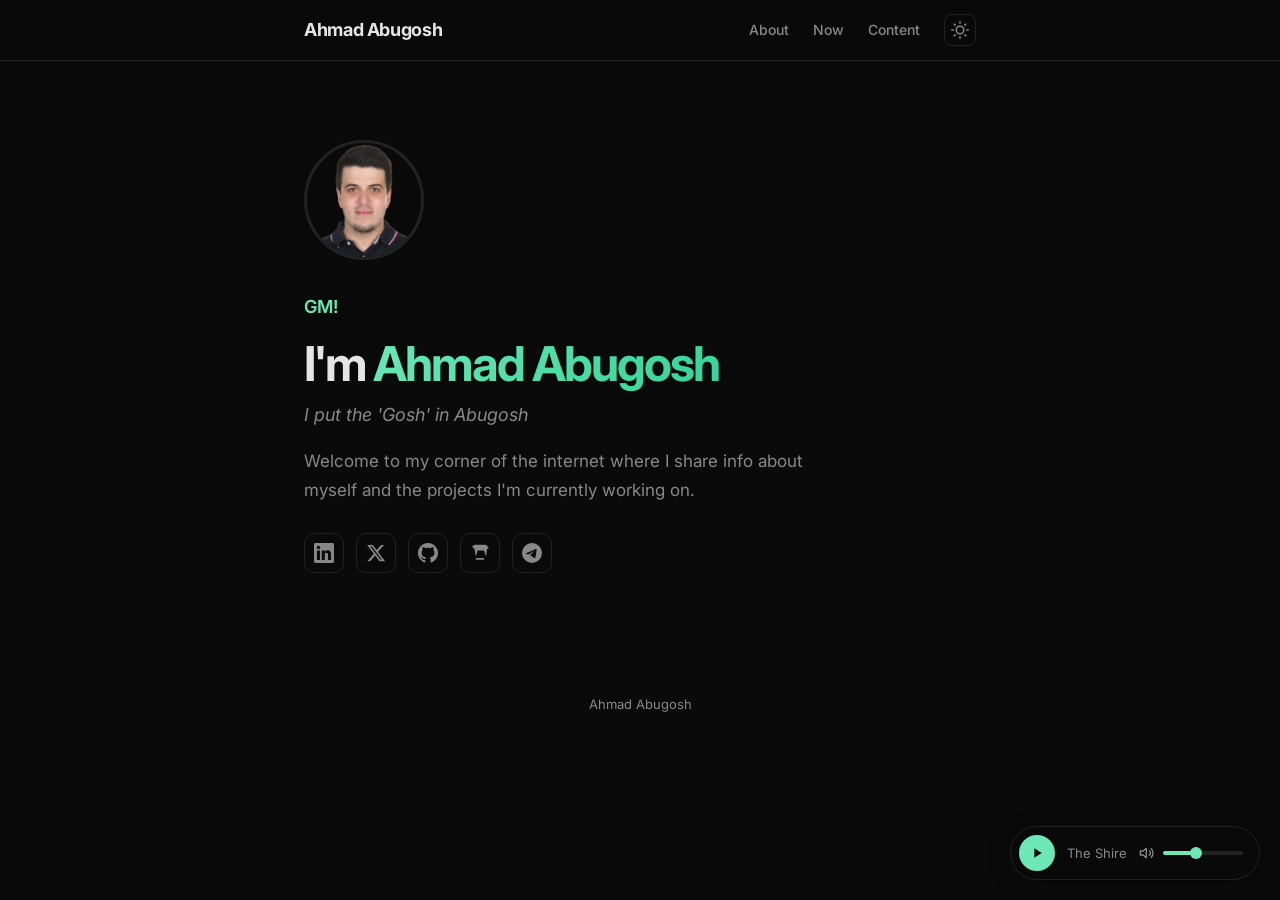
<file: index.html>
<!DOCTYPE html>
<html lang="en" data-theme="dark">
<head>
  <!-- Google tag (gtag.js) -->
  <script async src="https://www.googletagmanager.com/gtag/js?id=G-2CG6YTL0JQ"></script>
  <script>
    window.dataLayer = window.dataLayer || [];
    function gtag(){dataLayer.push(arguments);}
    gtag('js', new Date());
    gtag('config', 'G-2CG6YTL0JQ');
  </script>
  <meta charset="UTF-8">
  <meta name="viewport" content="width=device-width, initial-scale=1.0">
  <title>Ahmad Abugosh</title>
  <meta name="description" content="Ahmad Abugosh - entrepreneur, builder, lifelong learner.">
  <link rel="preconnect" href="https://fonts.googleapis.com">
  <link rel="preconnect" href="https://fonts.gstatic.com" crossorigin>
  <link href="https://fonts.googleapis.com/css2?family=Inter:wght@400;500;600;700&display=swap" rel="stylesheet">
  <link rel="icon" href="/favicon.ico" sizes="any">
  <link rel="icon" type="image/png" sizes="32x32" href="/favicon-32x32.png">
  <link rel="icon" type="image/png" sizes="16x16" href="/favicon-16x16.png">
  <link rel="apple-touch-icon" sizes="180x180" href="/apple-touch-icon.png">
  <link rel="stylesheet" href="style.css">
</head>
<body>
  <header>
    <nav>
      <a href="/" class="logo">Ahmad Abugosh</a>
      <div class="nav-links">
        <a href="about/">About</a>
        <a href="now/">Now</a>
        <a href="content/">Content</a>
        <button class="theme-toggle" id="themeToggle" aria-label="Toggle theme">
          <svg class="icon-sun" xmlns="http://www.w3.org/2000/svg" width="18" height="18" viewBox="0 0 24 24" fill="none" stroke="currentColor" stroke-width="2" stroke-linecap="round" stroke-linejoin="round"><circle cx="12" cy="12" r="5"/><line x1="12" y1="1" x2="12" y2="3"/><line x1="12" y1="21" x2="12" y2="23"/><line x1="4.22" y1="4.22" x2="5.64" y2="5.64"/><line x1="18.36" y1="18.36" x2="19.78" y2="19.78"/><line x1="1" y1="12" x2="3" y2="12"/><line x1="21" y1="12" x2="23" y2="12"/><line x1="4.22" y1="19.78" x2="5.64" y2="18.36"/><line x1="18.36" y1="5.64" x2="19.78" y2="4.22"/></svg>
          <svg class="icon-moon" xmlns="http://www.w3.org/2000/svg" width="18" height="18" viewBox="0 0 24 24" fill="none" stroke="currentColor" stroke-width="2" stroke-linecap="round" stroke-linejoin="round"><path d="M21 12.79A9 9 0 1 1 11.21 3 7 7 0 0 0 21 12.79z"/></svg>
        </button>
      </div>
    </nav>
  </header>

  <main>
    <section class="hero">
      <img src="ahmad_abugosh-photo.png" alt="Ahmad Abugosh" class="hero-avatar">
      <p class="hero-greeting">GM!</p>
      <h1>I'm <span class="highlight">Ahmad Abugosh</span></h1>
      <p class="hero-tagline">I put the 'Gosh' in Abugosh</p>
      <p class="hero-intro">Welcome to my corner of the internet where I share info about myself and the projects I'm currently working on.</p>
      <div class="social-links">
        <a href="https://www.linkedin.com/in/ahmadabugosh/" target="_blank" rel="noopener" aria-label="LinkedIn">
          <svg xmlns="http://www.w3.org/2000/svg" width="20" height="20" viewBox="0 0 24 24" fill="currentColor"><path d="M20.447 20.452h-3.554v-5.569c0-1.328-.027-3.037-1.852-3.037-1.853 0-2.136 1.445-2.136 2.939v5.667H9.351V9h3.414v1.561h.046c.477-.9 1.637-1.85 3.37-1.85 3.601 0 4.267 2.37 4.267 5.455v6.286zM5.337 7.433a2.062 2.062 0 0 1-2.063-2.065 2.064 2.064 0 1 1 2.063 2.065zm1.782 13.019H3.555V9h3.564v11.452zM22.225 0H1.771C.792 0 0 .774 0 1.729v20.542C0 23.227.792 24 1.771 24h20.451C23.2 24 24 23.227 24 22.271V1.729C24 .774 23.2 0 22.222 0h.003z"/></svg>
        </a>
        <a href="https://x.com/aabugosh" target="_blank" rel="noopener" aria-label="X / Twitter">
          <svg xmlns="http://www.w3.org/2000/svg" width="20" height="20" viewBox="0 0 24 24" fill="currentColor"><path d="M18.244 2.25h3.308l-7.227 8.26 8.502 11.24H16.17l-5.214-6.817L4.99 21.75H1.68l7.73-8.835L1.254 2.25H8.08l4.713 6.231zm-1.161 17.52h1.833L7.084 4.126H5.117z"/></svg>
        </a>
        <a href="https://github.com/ahmadabugosh" target="_blank" rel="noopener" aria-label="GitHub">
          <svg xmlns="http://www.w3.org/2000/svg" width="20" height="20" viewBox="0 0 24 24" fill="currentColor"><path d="M12 0C5.374 0 0 5.373 0 12c0 5.302 3.438 9.8 8.207 11.387.599.111.793-.261.793-.577v-2.234c-3.338.726-4.033-1.416-4.033-1.416-.546-1.387-1.333-1.756-1.333-1.756-1.089-.745.083-.729.083-.729 1.205.084 1.839 1.237 1.839 1.237 1.07 1.834 2.807 1.304 3.492.997.107-.775.418-1.305.762-1.604-2.665-.305-5.467-1.334-5.467-5.931 0-1.311.469-2.381 1.236-3.221-.124-.303-.535-1.524.117-3.176 0 0 1.008-.322 3.301 1.23A11.509 11.509 0 0 1 12 5.803c1.02.005 2.047.138 3.006.404 2.291-1.552 3.297-1.23 3.297-1.23.653 1.653.242 2.874.118 3.176.77.84 1.235 1.911 1.235 3.221 0 4.609-2.807 5.624-5.479 5.921.43.372.823 1.102.823 2.222v3.293c0 .319.192.694.801.576C20.566 21.797 24 17.3 24 12c0-6.627-5.373-12-12-12z"/></svg>
        </a>
        <a href="https://warpcast.com/ahmad" target="_blank" rel="noopener" aria-label="Warpcast">
          <svg xmlns="http://www.w3.org/2000/svg" width="20" height="20" viewBox="0 0 24 24" fill="currentColor"><path d="M2 5l3-3h14l3 3v2h-1.5l-1 8h-1l-1.5-6h-8L7.5 15h-1l-1-8H4V5H2zm5 13h10v2H7v-2z"/></svg>
        </a>
        <a href="https://t.me/aabugosh" target="_blank" rel="noopener" aria-label="Telegram">
          <svg xmlns="http://www.w3.org/2000/svg" width="20" height="20" viewBox="0 0 24 24" fill="currentColor"><path d="M11.944 0A12 12 0 0 0 0 12a12 12 0 0 0 12 12 12 12 0 0 0 12-12A12 12 0 0 0 12 0a12 12 0 0 0-.056 0zm4.962 7.224c.1-.002.321.023.465.14a.506.506 0 0 1 .171.325c.016.093.036.306.02.472-.18 1.898-.962 6.502-1.36 8.627-.168.9-.499 1.201-.82 1.23-.696.065-1.225-.46-1.9-.902-1.056-.693-1.653-1.124-2.678-1.8-1.185-.78-.417-1.21.258-1.91.177-.184 3.247-2.977 3.307-3.23.007-.032.014-.15-.056-.212s-.174-.041-.249-.024c-.106.024-1.793 1.14-5.061 3.345-.48.33-.913.49-1.302.48-.428-.008-1.252-.241-1.865-.44-.752-.245-1.349-.374-1.297-.789.027-.216.325-.437.893-.663 3.498-1.524 5.83-2.529 6.998-3.014 3.332-1.386 4.025-1.627 4.476-1.635z"/></svg>
        </a>
      </div>
    </section>
  </main>

  <footer>
    <p>Ahmad Abugosh</p>
  </footer>

  <div class="audio-player" id="audioPlayer">
    <audio id="bgAudio" src="/audio/background.mp3" loop preload="none"></audio>
    <button class="audio-toggle" id="audioToggle" aria-label="Play The Shire" aria-pressed="false">
      <svg class="icon-play" xmlns="http://www.w3.org/2000/svg" width="16" height="16" viewBox="0 0 24 24" fill="currentColor"><path d="M8 5v14l11-7z"/></svg>
      <svg class="icon-pause" xmlns="http://www.w3.org/2000/svg" width="16" height="16" viewBox="0 0 24 24" fill="currentColor"><path d="M6 5h4v14H6zm8 0h4v14h-4z"/></svg>
    </button>
    <span class="audio-label">The Shire</span>
    <div class="audio-volume">
      <button class="audio-mute" id="audioMute" aria-label="Mute The Shire">
        <svg class="icon-volume" xmlns="http://www.w3.org/2000/svg" width="16" height="16" viewBox="0 0 24 24" fill="none" stroke="currentColor" stroke-width="2" stroke-linecap="round" stroke-linejoin="round"><polygon points="11 5 6 9 2 9 2 15 6 15 11 19 11 5"/><path d="M15.54 8.46a5 5 0 0 1 0 7.07"/><path d="M18.36 5.64a9 9 0 0 1 0 12.72"/></svg>
        <svg class="icon-muted" xmlns="http://www.w3.org/2000/svg" width="16" height="16" viewBox="0 0 24 24" fill="none" stroke="currentColor" stroke-width="2" stroke-linecap="round" stroke-linejoin="round"><polygon points="11 5 6 9 2 9 2 15 6 15 11 19 11 5"/><line x1="23" y1="9" x2="17" y2="15"/><line x1="17" y1="9" x2="23" y2="15"/></svg>
      </button>
      <input type="range" class="audio-range" id="audioVolume" min="0" max="1" step="0.01" value="0.4" aria-label="Volume">
    </div>
  </div>

  <script src="script.js"></script>
</body>
</html>
</file>
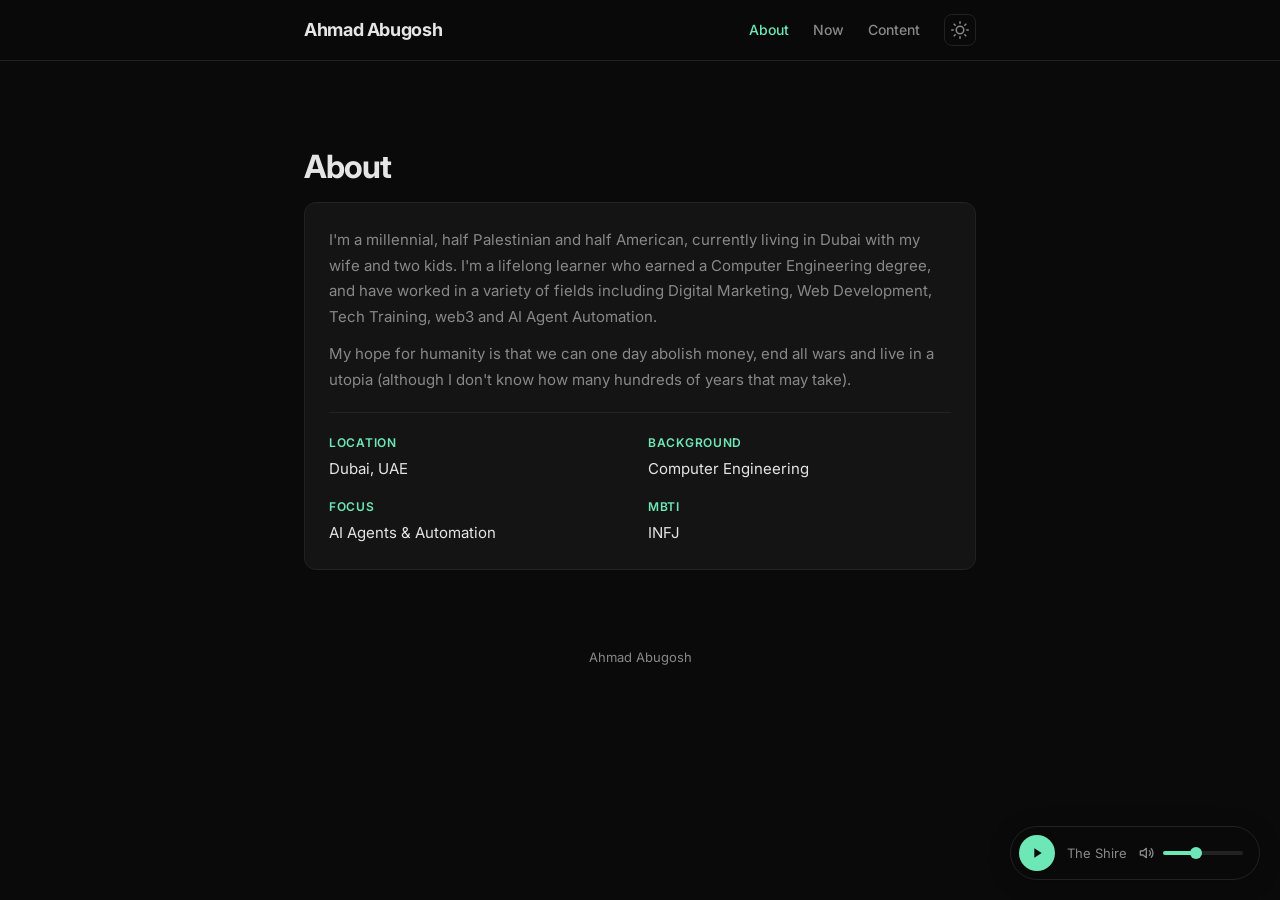
<file: about/index.html>
<!DOCTYPE html>
<html lang="en" data-theme="dark">
<head>
  <!-- Google tag (gtag.js) -->
  <script async src="https://www.googletagmanager.com/gtag/js?id=G-2CG6YTL0JQ"></script>
  <script>
    window.dataLayer = window.dataLayer || [];
    function gtag(){dataLayer.push(arguments);}
    gtag('js', new Date());
    gtag('config', 'G-2CG6YTL0JQ');
  </script>
  <meta charset="UTF-8">
  <meta name="viewport" content="width=device-width, initial-scale=1.0">
  <title>About - Ahmad Abugosh</title>
  <meta name="description" content="About Ahmad Abugosh - entrepreneur, builder, lifelong learner based in Dubai.">
  <link rel="preconnect" href="https://fonts.googleapis.com">
  <link rel="preconnect" href="https://fonts.gstatic.com" crossorigin>
  <link href="https://fonts.googleapis.com/css2?family=Inter:wght@400;500;600;700&display=swap" rel="stylesheet">
  <link rel="icon" href="/favicon.ico" sizes="any">
  <link rel="icon" type="image/png" sizes="32x32" href="/favicon-32x32.png">
  <link rel="icon" type="image/png" sizes="16x16" href="/favicon-16x16.png">
  <link rel="apple-touch-icon" sizes="180x180" href="/apple-touch-icon.png">
  <link rel="stylesheet" href="../style.css">
</head>
<body>
  <header>
    <nav>
      <a href="../" class="logo">Ahmad Abugosh</a>
      <div class="nav-links">
        <a href="../about/" class="active">About</a>
        <a href="../now/">Now</a>
        <a href="../content/">Content</a>
        <button class="theme-toggle" id="themeToggle" aria-label="Toggle theme">
          <svg class="icon-sun" xmlns="http://www.w3.org/2000/svg" width="18" height="18" viewBox="0 0 24 24" fill="none" stroke="currentColor" stroke-width="2" stroke-linecap="round" stroke-linejoin="round"><circle cx="12" cy="12" r="5"/><line x1="12" y1="1" x2="12" y2="3"/><line x1="12" y1="21" x2="12" y2="23"/><line x1="4.22" y1="4.22" x2="5.64" y2="5.64"/><line x1="18.36" y1="18.36" x2="19.78" y2="19.78"/><line x1="1" y1="12" x2="3" y2="12"/><line x1="21" y1="12" x2="23" y2="12"/><line x1="4.22" y1="19.78" x2="5.64" y2="18.36"/><line x1="18.36" y1="5.64" x2="19.78" y2="4.22"/></svg>
          <svg class="icon-moon" xmlns="http://www.w3.org/2000/svg" width="18" height="18" viewBox="0 0 24 24" fill="none" stroke="currentColor" stroke-width="2" stroke-linecap="round" stroke-linejoin="round"><path d="M21 12.79A9 9 0 1 1 11.21 3 7 7 0 0 0 21 12.79z"/></svg>
        </button>
      </div>
    </nav>
  </header>

  <main>
    <section class="page-section">
      <h1>About</h1>
      <div class="card">
        <p>I'm a millennial, half Palestinian and half American, currently living in Dubai with my wife and two kids. I'm a lifelong learner who earned a Computer Engineering degree, and have worked in a variety of fields including Digital Marketing, Web Development, Tech Training, web3 and AI Agent Automation.</p>
        <p>My hope for humanity is that we can one day abolish money, end all wars and live in a utopia (although I don't know how many hundreds of years that may take).</p>
        <div class="about-details">
          <div class="detail-item">
            <span class="detail-label">Location</span>
            <span class="detail-value">Dubai, UAE</span>
          </div>
          <div class="detail-item">
            <span class="detail-label">Background</span>
            <span class="detail-value">Computer Engineering</span>
          </div>
          <div class="detail-item">
            <span class="detail-label">Focus</span>
            <span class="detail-value">AI Agents & Automation</span>
          </div>
          <div class="detail-item">
            <span class="detail-label">MBTI</span>
            <span class="detail-value">INFJ</span>
          </div>
        </div>
      </div>
    </section>
  </main>

  <footer>
    <p>Ahmad Abugosh</p>
  </footer>

  <div class="audio-player" id="audioPlayer">
    <audio id="bgAudio" src="/audio/background.mp3" loop preload="none"></audio>
    <button class="audio-toggle" id="audioToggle" aria-label="Play The Shire" aria-pressed="false">
      <svg class="icon-play" xmlns="http://www.w3.org/2000/svg" width="16" height="16" viewBox="0 0 24 24" fill="currentColor"><path d="M8 5v14l11-7z"/></svg>
      <svg class="icon-pause" xmlns="http://www.w3.org/2000/svg" width="16" height="16" viewBox="0 0 24 24" fill="currentColor"><path d="M6 5h4v14H6zm8 0h4v14h-4z"/></svg>
    </button>
    <span class="audio-label">The Shire</span>
    <div class="audio-volume">
      <button class="audio-mute" id="audioMute" aria-label="Mute The Shire">
        <svg class="icon-volume" xmlns="http://www.w3.org/2000/svg" width="16" height="16" viewBox="0 0 24 24" fill="none" stroke="currentColor" stroke-width="2" stroke-linecap="round" stroke-linejoin="round"><polygon points="11 5 6 9 2 9 2 15 6 15 11 19 11 5"/><path d="M15.54 8.46a5 5 0 0 1 0 7.07"/><path d="M18.36 5.64a9 9 0 0 1 0 12.72"/></svg>
        <svg class="icon-muted" xmlns="http://www.w3.org/2000/svg" width="16" height="16" viewBox="0 0 24 24" fill="none" stroke="currentColor" stroke-width="2" stroke-linecap="round" stroke-linejoin="round"><polygon points="11 5 6 9 2 9 2 15 6 15 11 19 11 5"/><line x1="23" y1="9" x2="17" y2="15"/><line x1="17" y1="9" x2="23" y2="15"/></svg>
      </button>
      <input type="range" class="audio-range" id="audioVolume" min="0" max="1" step="0.01" value="0.4" aria-label="Volume">
    </div>
  </div>

  <script src="../script.js"></script>
</body>
</html>
</file>
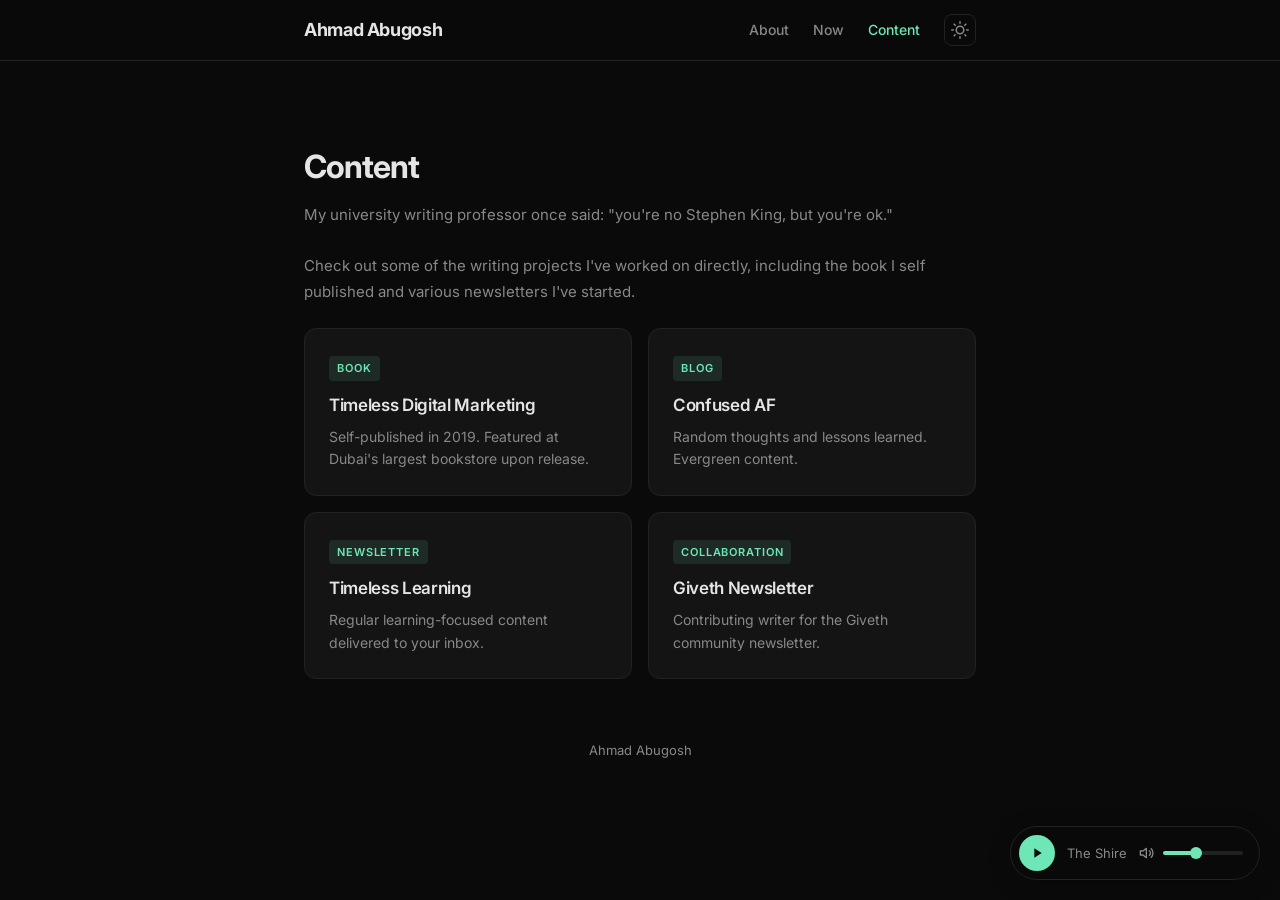
<file: content/index.html>
<!DOCTYPE html>
<html lang="en" data-theme="dark">
<head>
  <!-- Google tag (gtag.js) -->
  <script async src="https://www.googletagmanager.com/gtag/js?id=G-2CG6YTL0JQ"></script>
  <script>
    window.dataLayer = window.dataLayer || [];
    function gtag(){dataLayer.push(arguments);}
    gtag('js', new Date());
    gtag('config', 'G-2CG6YTL0JQ');
  </script>
  <meta charset="UTF-8">
  <meta name="viewport" content="width=device-width, initial-scale=1.0">
  <title>Content - Ahmad Abugosh</title>
  <meta name="description" content="Writing, newsletters, and other content by Ahmad Abugosh.">
  <link rel="preconnect" href="https://fonts.googleapis.com">
  <link rel="preconnect" href="https://fonts.gstatic.com" crossorigin>
  <link href="https://fonts.googleapis.com/css2?family=Inter:wght@400;500;600;700&display=swap" rel="stylesheet">
  <link rel="icon" href="/favicon.ico" sizes="any">
  <link rel="icon" type="image/png" sizes="32x32" href="/favicon-32x32.png">
  <link rel="icon" type="image/png" sizes="16x16" href="/favicon-16x16.png">
  <link rel="apple-touch-icon" sizes="180x180" href="/apple-touch-icon.png">
  <link rel="stylesheet" href="../style.css">
</head>
<body>
  <header>
    <nav>
      <a href="../" class="logo">Ahmad Abugosh</a>
      <div class="nav-links">
        <a href="../about/">About</a>
        <a href="../now/">Now</a>
        <a href="../content/" class="active">Content</a>
        <button class="theme-toggle" id="themeToggle" aria-label="Toggle theme">
          <svg class="icon-sun" xmlns="http://www.w3.org/2000/svg" width="18" height="18" viewBox="0 0 24 24" fill="none" stroke="currentColor" stroke-width="2" stroke-linecap="round" stroke-linejoin="round"><circle cx="12" cy="12" r="5"/><line x1="12" y1="1" x2="12" y2="3"/><line x1="12" y1="21" x2="12" y2="23"/><line x1="4.22" y1="4.22" x2="5.64" y2="5.64"/><line x1="18.36" y1="18.36" x2="19.78" y2="19.78"/><line x1="1" y1="12" x2="3" y2="12"/><line x1="21" y1="12" x2="23" y2="12"/><line x1="4.22" y1="19.78" x2="5.64" y2="18.36"/><line x1="18.36" y1="5.64" x2="19.78" y2="4.22"/></svg>
          <svg class="icon-moon" xmlns="http://www.w3.org/2000/svg" width="18" height="18" viewBox="0 0 24 24" fill="none" stroke="currentColor" stroke-width="2" stroke-linecap="round" stroke-linejoin="round"><path d="M21 12.79A9 9 0 1 1 11.21 3 7 7 0 0 0 21 12.79z"/></svg>
        </button>
      </div>
    </nav>
  </header>

  <main>
    <section class="page-section">
      <h1>Content</h1>
      <p class="section-subtitle">My university writing professor once said: "you're no Stephen King, but you're ok."<br><br>Check out some of the writing projects I've worked on directly, including the book I self published and various newsletters I've started.</p>
      <div class="content-grid">
        <a href="https://www.amazon.ae/Timeless-Digital-Marketing-Consistent-Principles/dp/1708450882" target="_blank" rel="noopener" class="content-card">
          <span class="content-type">Book</span>
          <h3>Timeless Digital Marketing</h3>
          <p>Self-published in 2019. Featured at Dubai's largest bookstore upon release.</p>
        </a>
        <a href="https://confused.af/" target="_blank" rel="noopener" class="content-card">
          <span class="content-type">Blog</span>
          <h3>Confused AF</h3>
          <p>Random thoughts and lessons learned. Evergreen content.</p>
        </a>
        <a href="https://timelesslearning.beehiiv.com/" target="_blank" rel="noopener" class="content-card">
          <span class="content-type">Newsletter</span>
          <h3>Timeless Learning</h3>
          <p>Regular learning-focused content delivered to your inbox.</p>
        </a>
        <a href="https://news.giveth.io/" target="_blank" rel="noopener" class="content-card">
          <span class="content-type">Collaboration</span>
          <h3>Giveth Newsletter</h3>
          <p>Contributing writer for the Giveth community newsletter.</p>
        </a>
      </div>
    </section>
  </main>

  <footer>
    <p>Ahmad Abugosh</p>
  </footer>

  <div class="audio-player" id="audioPlayer">
    <audio id="bgAudio" src="/audio/background.mp3" loop preload="none"></audio>
    <button class="audio-toggle" id="audioToggle" aria-label="Play The Shire" aria-pressed="false">
      <svg class="icon-play" xmlns="http://www.w3.org/2000/svg" width="16" height="16" viewBox="0 0 24 24" fill="currentColor"><path d="M8 5v14l11-7z"/></svg>
      <svg class="icon-pause" xmlns="http://www.w3.org/2000/svg" width="16" height="16" viewBox="0 0 24 24" fill="currentColor"><path d="M6 5h4v14H6zm8 0h4v14h-4z"/></svg>
    </button>
    <span class="audio-label">The Shire</span>
    <div class="audio-volume">
      <button class="audio-mute" id="audioMute" aria-label="Mute The Shire">
        <svg class="icon-volume" xmlns="http://www.w3.org/2000/svg" width="16" height="16" viewBox="0 0 24 24" fill="none" stroke="currentColor" stroke-width="2" stroke-linecap="round" stroke-linejoin="round"><polygon points="11 5 6 9 2 9 2 15 6 15 11 19 11 5"/><path d="M15.54 8.46a5 5 0 0 1 0 7.07"/><path d="M18.36 5.64a9 9 0 0 1 0 12.72"/></svg>
        <svg class="icon-muted" xmlns="http://www.w3.org/2000/svg" width="16" height="16" viewBox="0 0 24 24" fill="none" stroke="currentColor" stroke-width="2" stroke-linecap="round" stroke-linejoin="round"><polygon points="11 5 6 9 2 9 2 15 6 15 11 19 11 5"/><line x1="23" y1="9" x2="17" y2="15"/><line x1="17" y1="9" x2="23" y2="15"/></svg>
      </button>
      <input type="range" class="audio-range" id="audioVolume" min="0" max="1" step="0.01" value="0.4" aria-label="Volume">
    </div>
  </div>

  <script src="../script.js"></script>
</body>
</html>
</file>
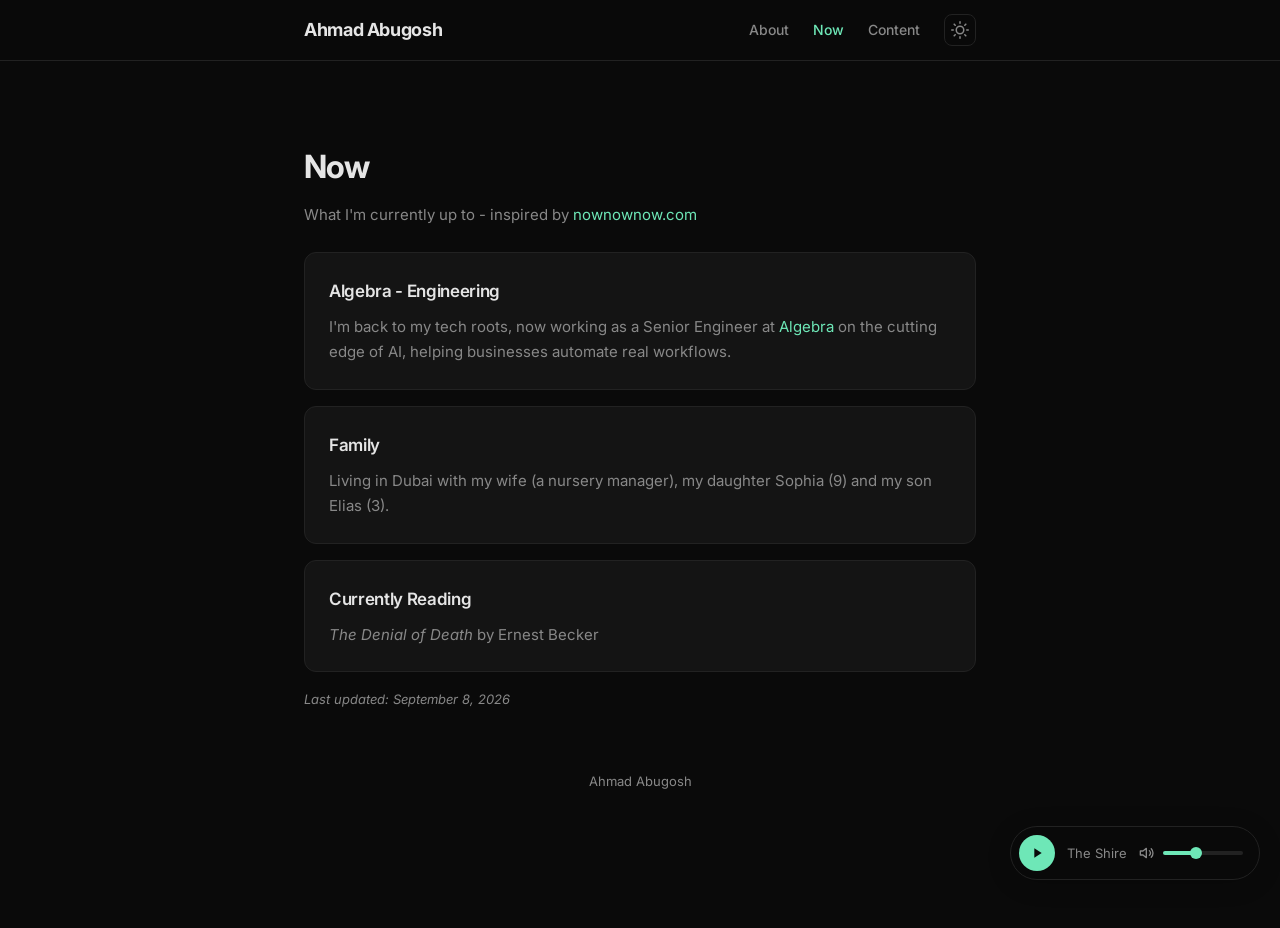
<file: now/index.html>
<!DOCTYPE html>
<html lang="en" data-theme="dark">
<head>
  <!-- Google tag (gtag.js) -->
  <script async src="https://www.googletagmanager.com/gtag/js?id=G-2CG6YTL0JQ"></script>
  <script>
    window.dataLayer = window.dataLayer || [];
    function gtag(){dataLayer.push(arguments);}
    gtag('js', new Date());
    gtag('config', 'G-2CG6YTL0JQ');
  </script>
  <meta charset="UTF-8">
  <meta name="viewport" content="width=device-width, initial-scale=1.0">
  <title>Now - Ahmad Abugosh</title>
  <meta name="description" content="What Ahmad Abugosh is currently working on.">
  <link rel="preconnect" href="https://fonts.googleapis.com">
  <link rel="preconnect" href="https://fonts.gstatic.com" crossorigin>
  <link href="https://fonts.googleapis.com/css2?family=Inter:wght@400;500;600;700&display=swap" rel="stylesheet">
  <link rel="icon" href="/favicon.ico" sizes="any">
  <link rel="icon" type="image/png" sizes="32x32" href="/favicon-32x32.png">
  <link rel="icon" type="image/png" sizes="16x16" href="/favicon-16x16.png">
  <link rel="apple-touch-icon" sizes="180x180" href="/apple-touch-icon.png">
  <link rel="stylesheet" href="../style.css">
</head>
<body>
  <header>
    <nav>
      <a href="../" class="logo">Ahmad Abugosh</a>
      <div class="nav-links">
        <a href="../about/">About</a>
        <a href="../now/" class="active">Now</a>
        <a href="../content/">Content</a>
        <button class="theme-toggle" id="themeToggle" aria-label="Toggle theme">
          <svg class="icon-sun" xmlns="http://www.w3.org/2000/svg" width="18" height="18" viewBox="0 0 24 24" fill="none" stroke="currentColor" stroke-width="2" stroke-linecap="round" stroke-linejoin="round"><circle cx="12" cy="12" r="5"/><line x1="12" y1="1" x2="12" y2="3"/><line x1="12" y1="21" x2="12" y2="23"/><line x1="4.22" y1="4.22" x2="5.64" y2="5.64"/><line x1="18.36" y1="18.36" x2="19.78" y2="19.78"/><line x1="1" y1="12" x2="3" y2="12"/><line x1="21" y1="12" x2="23" y2="12"/><line x1="4.22" y1="19.78" x2="5.64" y2="18.36"/><line x1="18.36" y1="5.64" x2="19.78" y2="4.22"/></svg>
          <svg class="icon-moon" xmlns="http://www.w3.org/2000/svg" width="18" height="18" viewBox="0 0 24 24" fill="none" stroke="currentColor" stroke-width="2" stroke-linecap="round" stroke-linejoin="round"><path d="M21 12.79A9 9 0 1 1 11.21 3 7 7 0 0 0 21 12.79z"/></svg>
        </button>
      </div>
    </nav>
  </header>

  <main>
    <section class="page-section">
      <h1>Now</h1>
      <p class="section-subtitle">What I'm currently up to - inspired by <a href="https://nownownow.com/about" target="_blank" rel="noopener">nownownow.com</a></p>
      <div class="card">
        <h3>Algebra - Engineering</h3>
        <p>I'm back to my tech roots, now working as a Senior Engineer at <a href="https://getalgebra.ai/" target="_blank" rel="noopener">Algebra</a> on the cutting edge of AI, helping businesses automate real workflows.</p>
      </div>
      <div class="card">
        <h3>Family</h3>
        <p>Living in Dubai with my wife (a nursery manager), my daughter Sophia (9) and my son Elias (3).</p>
      </div>
      <div class="card">
        <h3>Currently Reading</h3>
        <p><em>The Denial of Death</em> by Ernest Becker</p>
      </div>
      <p class="last-updated">Last updated: September 8, 2026</p>
    </section>
  </main>

  <footer>
    <p>Ahmad Abugosh</p>
  </footer>

  <div class="audio-player" id="audioPlayer">
    <audio id="bgAudio" src="/audio/background.mp3" loop preload="none"></audio>
    <button class="audio-toggle" id="audioToggle" aria-label="Play The Shire" aria-pressed="false">
      <svg class="icon-play" xmlns="http://www.w3.org/2000/svg" width="16" height="16" viewBox="0 0 24 24" fill="currentColor"><path d="M8 5v14l11-7z"/></svg>
      <svg class="icon-pause" xmlns="http://www.w3.org/2000/svg" width="16" height="16" viewBox="0 0 24 24" fill="currentColor"><path d="M6 5h4v14H6zm8 0h4v14h-4z"/></svg>
    </button>
    <span class="audio-label">The Shire</span>
    <div class="audio-volume">
      <button class="audio-mute" id="audioMute" aria-label="Mute The Shire">
        <svg class="icon-volume" xmlns="http://www.w3.org/2000/svg" width="16" height="16" viewBox="0 0 24 24" fill="none" stroke="currentColor" stroke-width="2" stroke-linecap="round" stroke-linejoin="round"><polygon points="11 5 6 9 2 9 2 15 6 15 11 19 11 5"/><path d="M15.54 8.46a5 5 0 0 1 0 7.07"/><path d="M18.36 5.64a9 9 0 0 1 0 12.72"/></svg>
        <svg class="icon-muted" xmlns="http://www.w3.org/2000/svg" width="16" height="16" viewBox="0 0 24 24" fill="none" stroke="currentColor" stroke-width="2" stroke-linecap="round" stroke-linejoin="round"><polygon points="11 5 6 9 2 9 2 15 6 15 11 19 11 5"/><line x1="23" y1="9" x2="17" y2="15"/><line x1="17" y1="9" x2="23" y2="15"/></svg>
      </button>
      <input type="range" class="audio-range" id="audioVolume" min="0" max="1" step="0.01" value="0.4" aria-label="Volume">
    </div>
  </div>

  <script src="../script.js"></script>
</body>
</html>
</file>
<file: style.css>
/* ============================================
   CSS Variables & Theme
   ============================================ */
:root {
  --font: 'Inter', -apple-system, BlinkMacSystemFont, 'Segoe UI', sans-serif;
  --max-width: 720px;
  --radius: 12px;
  --transition: 0.3s ease;
}

[data-theme="dark"] {
  --bg: #0a0a0a;
  --bg-card: #141414;
  --bg-card-hover: #1a1a1a;
  --text: #e5e5e5;
  --text-muted: #888;
  --accent: #6ee7b7;
  --accent-dim: rgba(110, 231, 183, 0.1);
  --border: #222;
  --nav-bg: rgba(10, 10, 10, 0.85);
}

[data-theme="light"] {
  --bg: #fafafa;
  --bg-card: #ffffff;
  --bg-card-hover: #f5f5f5;
  --text: #1a1a1a;
  --text-muted: #666;
  --accent: #059669;
  --accent-dim: rgba(5, 150, 105, 0.08);
  --border: #e5e5e5;
  --nav-bg: rgba(250, 250, 250, 0.85);
}

/* ============================================
   Reset & Base
   ============================================ */
*, *::before, *::after {
  margin: 0;
  padding: 0;
  box-sizing: border-box;
}

html {
  scroll-behavior: smooth;
  scroll-padding-top: 80px;
}

body {
  font-family: var(--font);
  background: var(--bg);
  color: var(--text);
  line-height: 1.7;
  transition: background var(--transition), color var(--transition);
  -webkit-font-smoothing: antialiased;
}

a {
  color: var(--accent);
  text-decoration: none;
  transition: opacity var(--transition);
}

a:hover {
  opacity: 0.8;
}

/* ============================================
   Navigation
   ============================================ */
header {
  position: fixed;
  top: 0;
  left: 0;
  right: 0;
  z-index: 100;
  background: var(--nav-bg);
  backdrop-filter: blur(12px);
  -webkit-backdrop-filter: blur(12px);
  border-bottom: 1px solid var(--border);
  transition: background var(--transition), border-color var(--transition);
}

nav {
  max-width: var(--max-width);
  margin: 0 auto;
  padding: 0 24px;
  height: 60px;
  display: flex;
  align-items: center;
  justify-content: space-between;
}

.logo {
  font-weight: 700;
  font-size: 1.125rem;
  color: var(--text);
  letter-spacing: -0.02em;
}

.nav-links {
  display: flex;
  align-items: center;
  gap: 24px;
}

.nav-links a {
  color: var(--text-muted);
  font-size: 0.875rem;
  font-weight: 500;
  transition: color var(--transition);
}

.nav-links a:hover {
  color: var(--text);
  opacity: 1;
}

.nav-links a.active {
  color: var(--accent);
}

.theme-toggle {
  background: none;
  border: 1px solid var(--border);
  border-radius: 8px;
  padding: 6px;
  cursor: pointer;
  color: var(--text-muted);
  display: flex;
  align-items: center;
  justify-content: center;
  transition: color var(--transition), border-color var(--transition);
}

.theme-toggle:hover {
  color: var(--text);
  border-color: var(--text-muted);
}

[data-theme="dark"] .icon-sun { display: block; }
[data-theme="dark"] .icon-moon { display: none; }
[data-theme="light"] .icon-sun { display: none; }
[data-theme="light"] .icon-moon { display: block; }

/* ============================================
   Main & Sections
   ============================================ */
main {
  max-width: var(--max-width);
  margin: 0 auto;
  padding: 0 24px;
}

.section {
  padding: 80px 0 0;
}

.page-section {
  padding: 140px 0 0;
}

.page-section h1 {
  font-size: 2rem;
  font-weight: 700;
  letter-spacing: -0.03em;
  margin-bottom: 8px;
}

.section h2 {
  font-size: 1.5rem;
  font-weight: 700;
  margin-bottom: 8px;
  letter-spacing: -0.03em;
}

.section-subtitle {
  color: var(--text-muted);
  font-size: 0.9375rem;
  margin-bottom: 24px;
}

.section-subtitle a {
  color: var(--accent);
}

/* ============================================
   Hero
   ============================================ */
.hero {
  padding: 140px 0 60px;
}

.hero-avatar {
  width: 120px;
  height: 120px;
  border-radius: 50%;
  object-fit: cover;
  border: 3px solid var(--border);
  margin-bottom: 24px;
  transition: border-color var(--transition);
}

.hero-avatar:hover {
  border-color: var(--accent);
}

.hero-greeting {
  font-size: 1.125rem;
  color: var(--accent);
  font-weight: 600;
  margin-bottom: 12px;
}

.hero h1 {
  font-size: clamp(2rem, 5vw, 3rem);
  font-weight: 700;
  letter-spacing: -0.04em;
  line-height: 1.2;
  margin-bottom: 8px;
}

.highlight {
  background: linear-gradient(135deg, var(--accent), #34d399);
  -webkit-background-clip: text;
  -webkit-text-fill-color: transparent;
  background-clip: text;
}

.hero-tagline {
  font-size: 1.125rem;
  color: var(--text-muted);
  font-style: italic;
  margin-bottom: 16px;
}

.hero-intro {
  font-size: 1.0625rem;
  color: var(--text-muted);
  max-width: 520px;
  line-height: 1.7;
}

.social-links {
  display: flex;
  gap: 12px;
  margin-top: 28px;
}

.social-links a {
  display: flex;
  align-items: center;
  justify-content: center;
  width: 40px;
  height: 40px;
  border-radius: 10px;
  border: 1px solid var(--border);
  color: var(--text-muted);
  transition: all var(--transition);
}

.social-links a:hover {
  color: var(--accent);
  border-color: var(--accent);
  background: var(--accent-dim);
  opacity: 1;
}

/* ============================================
   Cards
   ============================================ */
.card {
  background: var(--bg-card);
  border: 1px solid var(--border);
  border-radius: var(--radius);
  padding: 24px;
  margin-bottom: 16px;
  transition: background var(--transition), border-color var(--transition);
}

.card h3 {
  font-size: 1.0625rem;
  font-weight: 600;
  margin-bottom: 8px;
  letter-spacing: -0.02em;
}

.card p {
  color: var(--text-muted);
  font-size: 0.9375rem;
}

.card p + p {
  margin-top: 12px;
}

/* About details */
.about-details {
  display: grid;
  grid-template-columns: repeat(2, 1fr);
  gap: 16px;
  margin-top: 20px;
  padding-top: 20px;
  border-top: 1px solid var(--border);
}

.detail-item {
  display: flex;
  flex-direction: column;
  gap: 2px;
}

.detail-label {
  font-size: 0.75rem;
  font-weight: 600;
  text-transform: uppercase;
  letter-spacing: 0.06em;
  color: var(--accent);
}

.detail-value {
  font-size: 0.9375rem;
  color: var(--text);
}

/* ============================================
   Content Grid
   ============================================ */
.content-grid {
  display: grid;
  grid-template-columns: repeat(auto-fill, minmax(280px, 1fr));
  gap: 16px;
}

.content-card {
  display: block;
  background: var(--bg-card);
  border: 1px solid var(--border);
  border-radius: var(--radius);
  padding: 24px;
  transition: all var(--transition);
  color: var(--text);
}

.content-card:hover {
  background: var(--bg-card-hover);
  border-color: var(--accent);
  transform: translateY(-2px);
  opacity: 1;
}

.content-type {
  display: inline-block;
  font-size: 0.6875rem;
  font-weight: 600;
  text-transform: uppercase;
  letter-spacing: 0.08em;
  color: var(--accent);
  background: var(--accent-dim);
  padding: 3px 8px;
  border-radius: 4px;
  margin-bottom: 10px;
}

.content-card h3 {
  font-size: 1.0625rem;
  font-weight: 600;
  margin-bottom: 6px;
  letter-spacing: -0.02em;
}

.content-card p {
  font-size: 0.875rem;
  color: var(--text-muted);
  line-height: 1.6;
}

/* ============================================
   Footer
   ============================================ */
footer {
  max-width: var(--max-width);
  margin: 0 auto;
  padding: 60px 24px 40px;
  text-align: center;
}

footer p {
  font-size: 0.8125rem;
  color: var(--text-muted);
}

/* Last updated */
.last-updated {
  font-size: 0.8125rem;
  color: var(--text-muted);
  margin-top: 8px;
  font-style: italic;
}

/* ============================================
   Responsive
   ============================================ */
@media (max-width: 480px) {
  /* Logo (138px) + links (203px) + padding overflowed a 390px viewport, so the
     name ran into "About". Trim both sides and keep a guaranteed gap between
     them; below ~360px the logo ellipsizes rather than colliding. */
  nav {
    padding: 0 16px;
    gap: 12px;
  }

  .logo {
    font-size: 1rem;
    min-width: 0;
    overflow: hidden;
    text-overflow: ellipsis;
    white-space: nowrap;
  }

  .nav-links {
    flex-shrink: 0;
    gap: 12px;
  }

  .nav-links a {
    font-size: 0.8125rem;
  }

  .about-details {
    grid-template-columns: 1fr;
  }

  .content-grid {
    grid-template-columns: 1fr;
  }

  .hero {
    padding: 120px 0 40px;
  }
}

/* ============================================
   Background Audio Player
   ============================================ */

/* Keeps the fixed player from covering the footer */
body {
  padding-bottom: 96px;
}

.audio-player {
  position: fixed;
  bottom: 20px;
  right: 20px;
  z-index: 90;
  display: flex;
  align-items: center;
  gap: 12px;
  padding: 8px 16px 8px 8px;
  background: var(--nav-bg);
  backdrop-filter: blur(12px);
  -webkit-backdrop-filter: blur(12px);
  border: 1px solid var(--border);
  border-radius: 999px;
  box-shadow: 0 4px 24px rgba(0, 0, 0, 0.2);
  transition: background var(--transition), border-color var(--transition);
}

.audio-toggle {
  flex-shrink: 0;
  display: grid;
  place-items: center;
  width: 36px;
  height: 36px;
  padding: 0;
  border: none;
  border-radius: 50%;
  background: var(--accent);
  color: var(--bg);
  cursor: pointer;
  transition: opacity var(--transition);
}

.audio-toggle:hover {
  opacity: 0.85;
}

.audio-toggle .icon-pause {
  display: none;
}

.audio-player.is-playing .audio-toggle .icon-play {
  display: none;
}

.audio-player.is-playing .audio-toggle .icon-pause {
  display: block;
}

.audio-label {
  font-size: 0.8125rem;
  color: var(--text-muted);
  white-space: nowrap;
}

.audio-volume {
  display: flex;
  align-items: center;
  gap: 8px;
}

.audio-mute {
  display: grid;
  place-items: center;
  padding: 0;
  border: none;
  background: none;
  color: var(--text-muted);
  cursor: pointer;
  transition: color var(--transition);
}

.audio-mute:hover {
  color: var(--text);
}

.audio-mute .icon-muted {
  display: none;
}

.audio-player.is-muted .audio-mute .icon-volume {
  display: none;
}

.audio-player.is-muted .audio-mute .icon-muted {
  display: block;
}

.audio-range {
  -webkit-appearance: none;
  appearance: none;
  width: 80px;
  height: 4px;
  border-radius: 999px;
  cursor: pointer;
  background: linear-gradient(
    to right,
    var(--accent) 0%,
    var(--accent) var(--volume, 40%),
    var(--border) var(--volume, 40%),
    var(--border) 100%
  );
}

.audio-range::-webkit-slider-thumb {
  -webkit-appearance: none;
  appearance: none;
  width: 12px;
  height: 12px;
  border: none;
  border-radius: 50%;
  background: var(--accent);
  cursor: pointer;
}

.audio-range::-moz-range-thumb {
  width: 12px;
  height: 12px;
  border: none;
  border-radius: 50%;
  background: var(--accent);
  cursor: pointer;
}

.audio-toggle:focus-visible,
.audio-mute:focus-visible,
.audio-range:focus-visible {
  outline: 2px solid var(--accent);
  outline-offset: 3px;
}

@media (max-width: 480px) {
  .audio-player {
    bottom: 16px;
    right: 16px;
  }

  .audio-range {
    width: 56px;
  }
}
</file>
